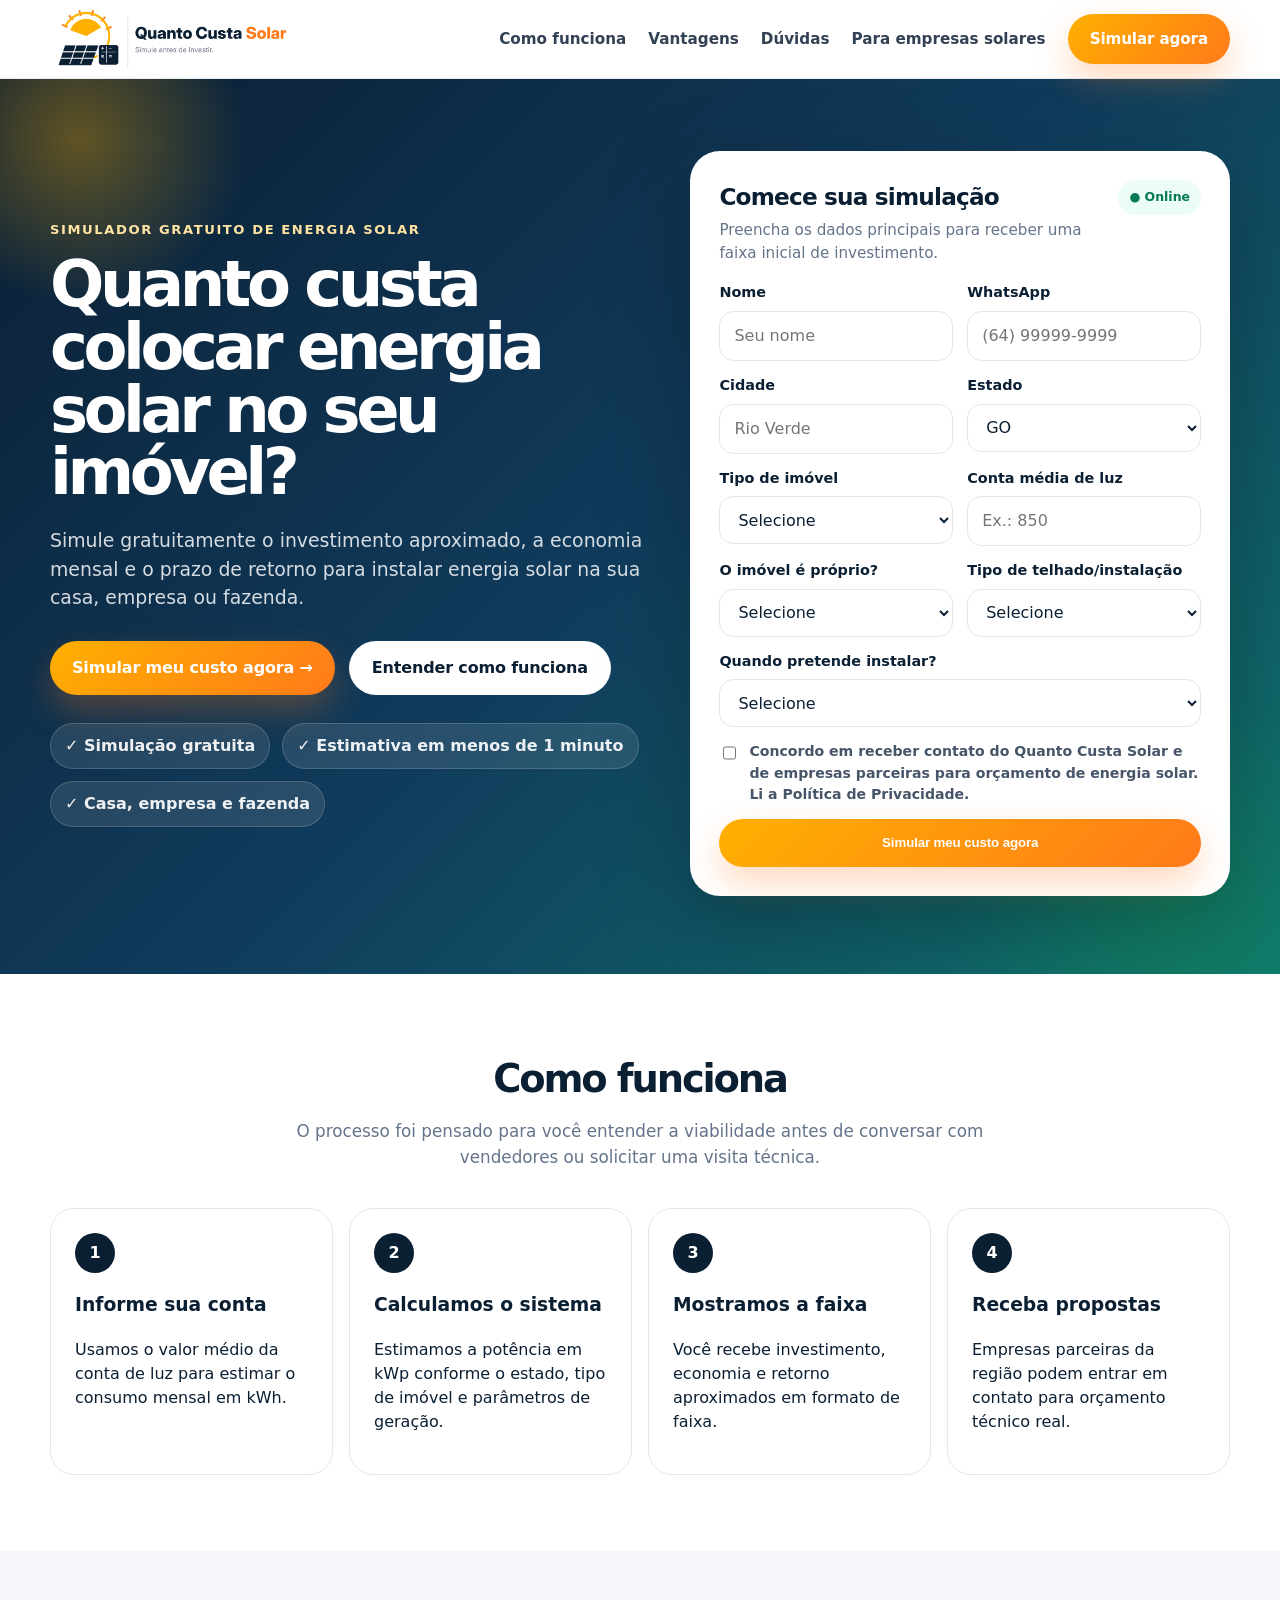
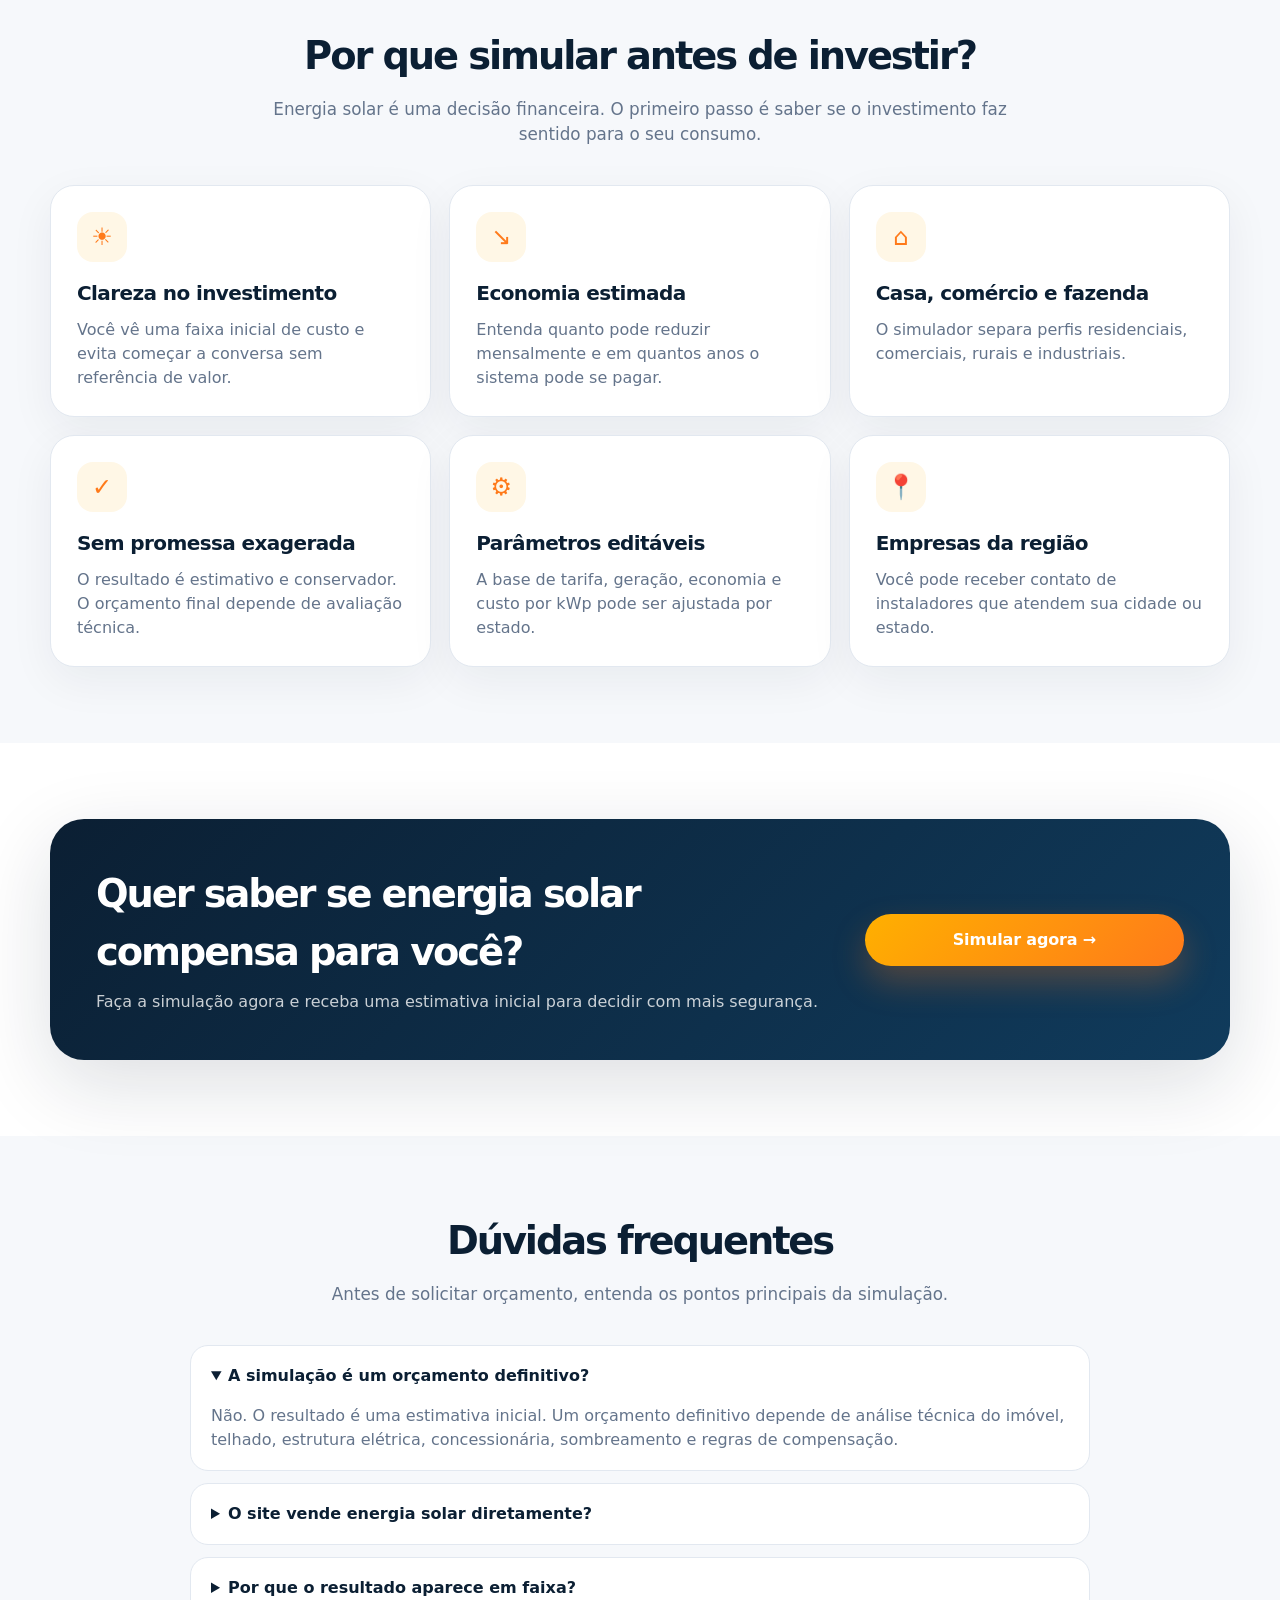
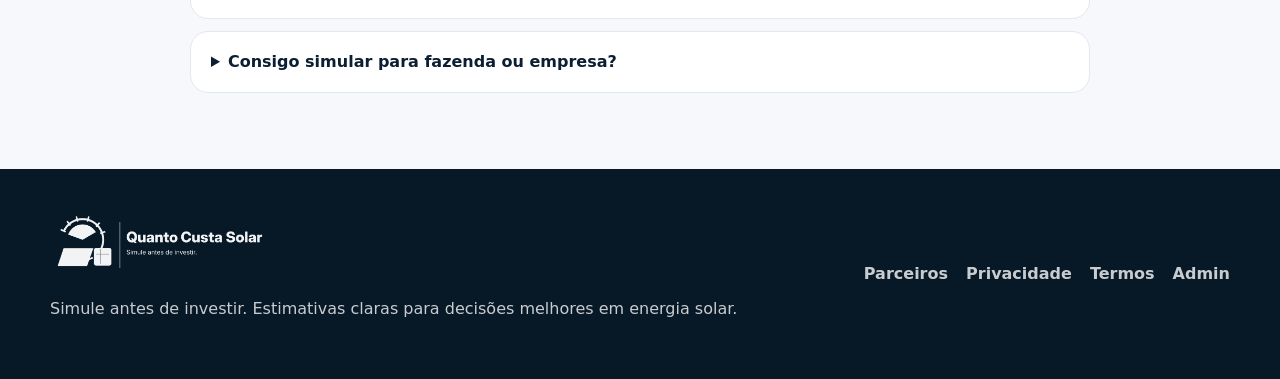
<file: index.html>
<!doctype html>
<html lang="pt-BR">
<head>
  <meta charset="utf-8">
  <meta name="viewport" content="width=device-width, initial-scale=1">
  <title>Quanto Custa Solar | Simule o custo da energia solar</title>
  <meta name="description" content="Simule gratuitamente quanto pode custar instalar energia solar na sua casa, comércio, fazenda ou indústria. Veja investimento, economia e payback aproximados.">
  <meta name="theme-color" content="#0B1F33">
  <link rel="icon" href="/assets/img/icone.png">
  <link rel="preload" href="/assets/img/logo.png" as="image">
  <link rel="stylesheet" href="/assets/css/style.css">
</head>
<body>
  <header class="site-header">
    <div class="container navbar">
      <a class="brand" href="/" aria-label="Quanto Custa Solar">
        <img src="/assets/img/logo.png" alt="Quanto Custa Solar - Simule antes de investir">
      </a>
      <button class="mobile-toggle" type="button" aria-label="Abrir menu">☰</button>
      <nav class="nav-links" aria-label="Menu principal">
        <a href="#como-funciona">Como funciona</a>
        <a href="#vantagens">Vantagens</a>
        <a href="#faq">Dúvidas</a>
        <a href="/parceiros.html">Para empresas solares</a>
        <a class="btn btn-primary" href="#simulador">Simular agora</a>
      </nav>
    </div>
  </header>

  <main>
    <section class="hero">
      <div class="container hero-grid">
        <div>
          <div class="eyebrow">Simulador gratuito de energia solar</div>
          <h1>Quanto custa colocar energia solar no seu imóvel?</h1>
          <p>Simule gratuitamente o investimento aproximado, a economia mensal e o prazo de retorno para instalar energia solar na sua casa, empresa ou fazenda.</p>
          <div class="hero-actions">
            <a class="btn btn-primary" href="#simulador">Simular meu custo agora →</a>
            <a class="btn btn-light" href="#como-funciona">Entender como funciona</a>
          </div>
          <div class="trust-row" aria-label="Benefícios da simulação">
            <span>✓ Simulação gratuita</span>
            <span>✓ Estimativa em menos de 1 minuto</span>
            <span>✓ Casa, empresa e fazenda</span>
          </div>
        </div>

        <aside id="simulador" class="simulator-card" aria-label="Simulador de custo de energia solar">
          <div class="card-top">
            <div>
              <h2>Comece sua simulação</h2>
              <p>Preencha os dados principais para receber uma faixa inicial de investimento.</p>
            </div>
            <span class="badge">● Online</span>
          </div>

          <form data-simulator-form novalidate>
            <div class="honeypot" aria-hidden="true">
              <label>Não preencha</label>
              <input type="text" name="website" tabindex="-1" autocomplete="off">
            </div>

            <div class="form-grid">
              <div class="form-field">
                <label for="name">Nome</label>
                <input id="name" name="name" type="text" placeholder="Seu nome" required>
              </div>
              <div class="form-field">
                <label for="whatsapp">WhatsApp</label>
                <input id="whatsapp" name="whatsapp" type="tel" placeholder="(64) 99999-9999" required>
              </div>
              <div class="form-field">
                <label for="city">Cidade</label>
                <input id="city" name="city" type="text" placeholder="Rio Verde" required>
              </div>
              <div class="form-field">
                <label for="state">Estado</label>
                <select id="state" name="state" required>
                  <option value="GO">GO</option><option value="MT">MT</option><option value="MS">MS</option><option value="MG">MG</option><option value="SP">SP</option>
                  <option value="AC">AC</option><option value="AL">AL</option><option value="AP">AP</option><option value="AM">AM</option><option value="BA">BA</option><option value="CE">CE</option><option value="DF">DF</option><option value="ES">ES</option><option value="MA">MA</option><option value="PA">PA</option><option value="PB">PB</option><option value="PR">PR</option><option value="PE">PE</option><option value="PI">PI</option><option value="RJ">RJ</option><option value="RN">RN</option><option value="RS">RS</option><option value="RO">RO</option><option value="RR">RR</option><option value="SC">SC</option><option value="SE">SE</option><option value="TO">TO</option>
                </select>
              </div>
              <div class="form-field">
                <label for="property_type">Tipo de imóvel</label>
                <select id="property_type" name="property_type" required>
                  <option value="">Selecione</option>
                  <option value="residential">Casa / residencial</option>
                  <option value="commercial">Comércio / empresa</option>
                  <option value="rural">Fazenda / rural</option>
                  <option value="industrial">Indústria</option>
                  <option value="commercial">Condomínio</option>
                  <option value="default">Outro</option>
                </select>
              </div>
              <div class="form-field">
                <label for="monthly_bill">Conta média de luz</label>
                <input id="monthly_bill" name="monthly_bill" type="number" min="1" step="0.01" placeholder="Ex.: 850" required>
              </div>
              <div class="form-field">
                <label for="property_ownership">O imóvel é próprio?</label>
                <select id="property_ownership" name="property_ownership" required>
                  <option value="">Selecione</option>
                  <option value="proprio">Sim, é próprio</option>
                  <option value="alugado">Alugado</option>
                  <option value="financiado">Financiado</option>
                  <option value="nao_sei">Não sei</option>
                </select>
              </div>
              <div class="form-field">
                <label for="roof_type">Tipo de telhado/instalação</label>
                <select id="roof_type" name="roof_type" required>
                  <option value="">Selecione</option>
                  <option value="ceramico">Telhado cerâmico</option>
                  <option value="metalico">Telhado metálico</option>
                  <option value="laje">Laje</option>
                  <option value="solo">Instalação no solo</option>
                  <option value="nao_sei">Não sei</option>
                </select>
              </div>
              <div class="form-field full">
                <label for="installation_timeline">Quando pretende instalar?</label>
                <select id="installation_timeline" name="installation_timeline" required>
                  <option value="">Selecione</option>
                  <option value="imediatamente">Imediatamente</option>
                  <option value="ate_30_dias">Em até 30 dias</option>
                  <option value="ate_90_dias">Em até 90 dias</option>
                  <option value="pesquisando">Só estou pesquisando</option>
                </select>
              </div>
              <div class="form-field full">
                <label class="consent">
                  <input type="checkbox" name="consent" required>
                  <span>Concordo em receber contato do Quanto Custa Solar e de empresas parceiras para orçamento de energia solar. Li a <a href="/politica-de-privacidade.html" target="_blank">Política de Privacidade</a>.</span>
                </label>
              </div>
              <div class="form-field full">
                <button class="btn btn-primary btn-block" type="submit">Simular meu custo agora</button>
              </div>
            </div>
            <div class="form-message" data-form-message></div>
          </form>

          <div class="result-box" data-result-box>
            <div class="badge" data-classification>Resultado gerado</div>
            <div class="result-grid">
              <div class="result-card"><small>Sistema estimado</small><strong data-kwp>--</strong></div>
              <div class="result-card"><small>Investimento aproximado</small><strong data-investment>--</strong></div>
              <div class="result-card"><small>Economia mensal estimada</small><strong data-savings>--</strong></div>
              <div class="result-card"><small>Payback aproximado</small><strong data-payback>--</strong></div>
            </div>
            <p class="small">Esta é uma estimativa inicial. O orçamento final depende de avaliação técnica, concessionária, estrutura elétrica, telhado, sombreamento, padrão de entrada e regras de compensação de energia.</p>
            <div class="result-actions">
              <a class="btn btn-primary" data-whatsapp-url href="#" target="_blank" rel="noopener">Receber orçamento real →</a>
              <a class="btn btn-outline" href="#simulador">Refazer simulação</a>
            </div>
          </div>
        </aside>
      </div>
    </section>

    <section id="como-funciona" class="section white">
      <div class="container">
        <div class="section-head">
          <h2>Como funciona</h2>
          <p>O processo foi pensado para você entender a viabilidade antes de conversar com vendedores ou solicitar uma visita técnica.</p>
        </div>
        <div class="steps">
          <div class="step"><div class="step-number">1</div><h3>Informe sua conta</h3><p>Usamos o valor médio da conta de luz para estimar o consumo mensal em kWh.</p></div>
          <div class="step"><div class="step-number">2</div><h3>Calculamos o sistema</h3><p>Estimamos a potência em kWp conforme o estado, tipo de imóvel e parâmetros de geração.</p></div>
          <div class="step"><div class="step-number">3</div><h3>Mostramos a faixa</h3><p>Você recebe investimento, economia e retorno aproximados em formato de faixa.</p></div>
          <div class="step"><div class="step-number">4</div><h3>Receba propostas</h3><p>Empresas parceiras da região podem entrar em contato para orçamento técnico real.</p></div>
        </div>
      </div>
    </section>

    <section id="vantagens" class="section">
      <div class="container">
        <div class="section-head">
          <h2>Por que simular antes de investir?</h2>
          <p>Energia solar é uma decisão financeira. O primeiro passo é saber se o investimento faz sentido para o seu consumo.</p>
        </div>
        <div class="cards">
          <article class="info-card"><div class="icon-bubble">☀</div><h3>Clareza no investimento</h3><p>Você vê uma faixa inicial de custo e evita começar a conversa sem referência de valor.</p></article>
          <article class="info-card"><div class="icon-bubble">↘</div><h3>Economia estimada</h3><p>Entenda quanto pode reduzir mensalmente e em quantos anos o sistema pode se pagar.</p></article>
          <article class="info-card"><div class="icon-bubble">⌂</div><h3>Casa, comércio e fazenda</h3><p>O simulador separa perfis residenciais, comerciais, rurais e industriais.</p></article>
          <article class="info-card"><div class="icon-bubble">✓</div><h3>Sem promessa exagerada</h3><p>O resultado é estimativo e conservador. O orçamento final depende de avaliação técnica.</p></article>
          <article class="info-card"><div class="icon-bubble">⚙</div><h3>Parâmetros editáveis</h3><p>A base de tarifa, geração, economia e custo por kWp pode ser ajustada por estado.</p></article>
          <article class="info-card"><div class="icon-bubble">📍</div><h3>Empresas da região</h3><p>Você pode receber contato de instaladores que atendem sua cidade ou estado.</p></article>
        </div>
      </div>
    </section>

    <section class="section white">
      <div class="container">
        <div class="cta-band">
          <div>
            <h2>Quer saber se energia solar compensa para você?</h2>
            <p>Faça a simulação agora e receba uma estimativa inicial para decidir com mais segurança.</p>
          </div>
          <a class="btn btn-primary" href="#simulador">Simular agora →</a>
        </div>
      </div>
    </section>

    <section id="faq" class="section">
      <div class="container">
        <div class="section-head">
          <h2>Dúvidas frequentes</h2>
          <p>Antes de solicitar orçamento, entenda os pontos principais da simulação.</p>
        </div>
        <div class="faq">
          <details open><summary>A simulação é um orçamento definitivo?</summary><p>Não. O resultado é uma estimativa inicial. Um orçamento definitivo depende de análise técnica do imóvel, telhado, estrutura elétrica, concessionária, sombreamento e regras de compensação.</p></details>
          <details><summary>O site vende energia solar diretamente?</summary><p>Não. O Quanto Custa Solar é uma ferramenta de simulação e captação de orçamento. Quando você solicita contato, empresas parceiras podem apresentar propostas comerciais.</p></details>
          <details><summary>Por que o resultado aparece em faixa?</summary><p>Porque o preço real varia conforme tamanho do sistema, marcas utilizadas, tipo de instalação, distância, homologação, estrutura e condições comerciais da empresa instaladora.</p></details>
          <details><summary>Consigo simular para fazenda ou empresa?</summary><p>Sim. A ferramenta aceita casa, comércio, fazenda, indústria, condomínio e outros tipos de imóvel.</p></details>
        </div>
      </div>
    </section>
  </main>

  <footer class="site-footer">
    <div class="container footer-grid">
      <div>
        <img class="footer-logo" src="/assets/img/logo.png" alt="Quanto Custa Solar">
        <p>Simule antes de investir. Estimativas claras para decisões melhores em energia solar.</p>
      </div>
      <nav class="footer-links">
        <a href="/parceiros.html">Parceiros</a>
        <a href="/politica-de-privacidade.html">Privacidade</a>
        <a href="/termos-de-uso.html">Termos</a>
        <a href="/admin/login.php">Admin</a>
      </nav>
    </div>
  </footer>

  <script src="/assets/js/main.js" defer></script>
  <script src="/assets/js/simulator.js" defer></script>
</body>
</html>
</file>
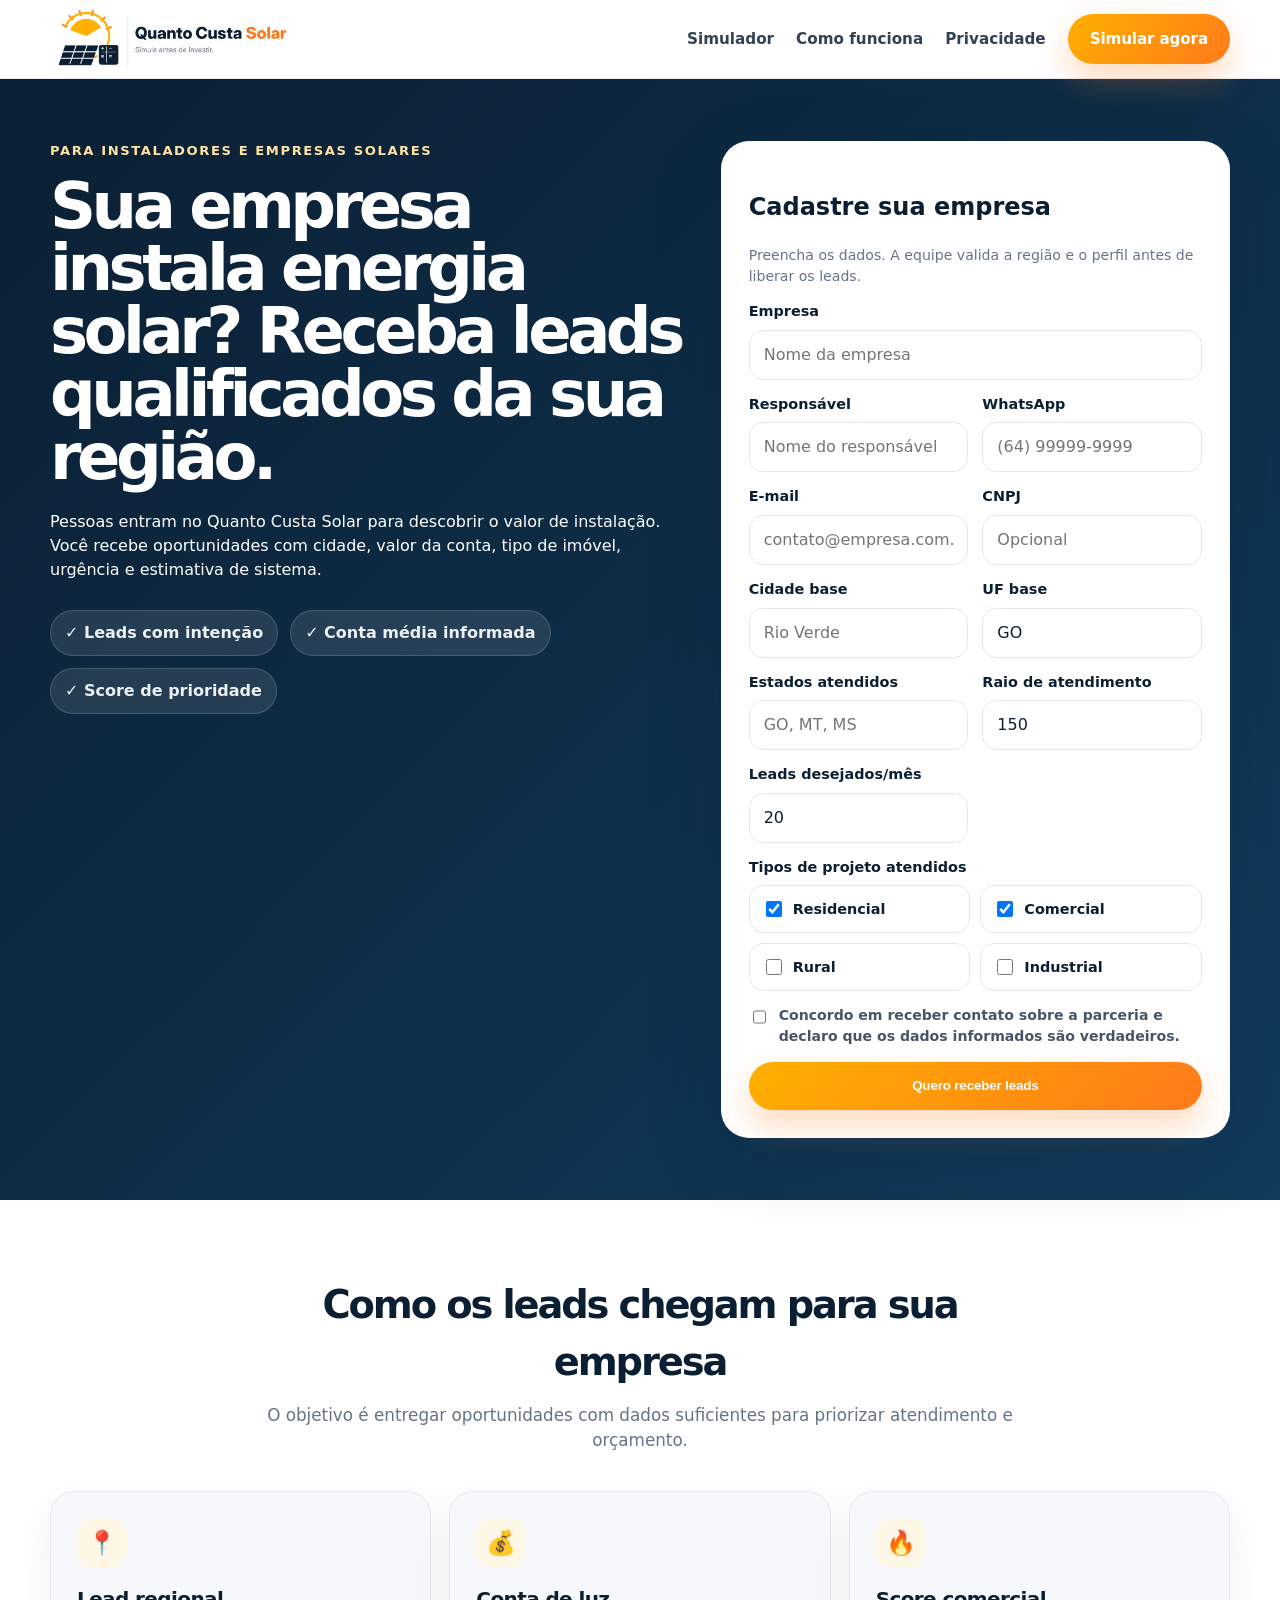
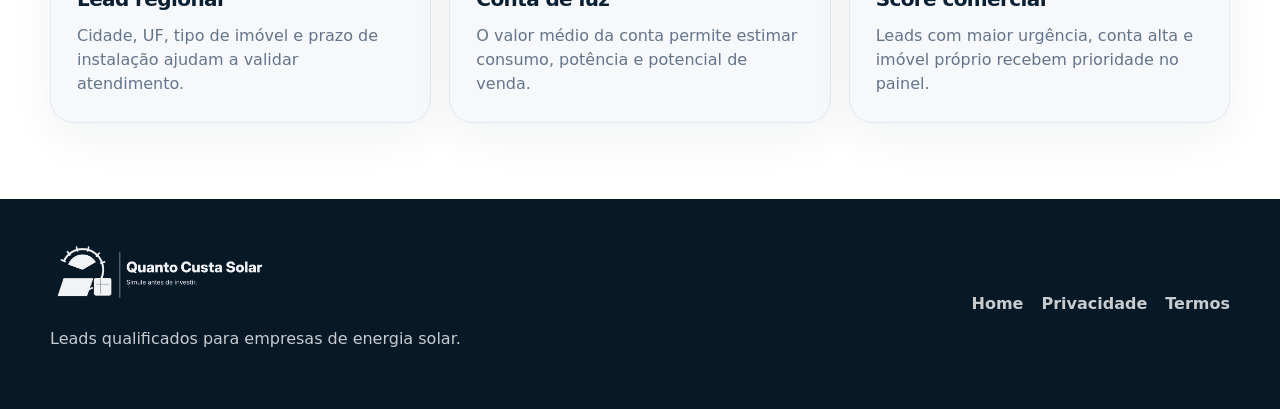
<file: parceiros.html>
<!doctype html>
<html lang="pt-BR">
<head>
  <meta charset="utf-8">
  <meta name="viewport" content="width=device-width, initial-scale=1">
  <title>Para empresas solares | Quanto Custa Solar</title>
  <meta name="description" content="Cadastre sua empresa de energia solar para receber leads qualificados de pessoas procurando orçamento na sua região.">
  <link rel="icon" href="/assets/img/icone.png">
  <link rel="stylesheet" href="/assets/css/style.css">
</head>
<body>
  <header class="site-header">
    <div class="container navbar">
      <a class="brand" href="/"><img src="/assets/img/logo.png" alt="Quanto Custa Solar"></a>
      <button class="mobile-toggle" type="button">☰</button>
      <nav class="nav-links">
        <a href="/index.html#simulador">Simulador</a>
        <a href="/index.html#como-funciona">Como funciona</a>
        <a href="/politica-de-privacidade.html">Privacidade</a>
        <a class="btn btn-primary" href="/index.html#simulador">Simular agora</a>
      </nav>
    </div>
  </header>

  <main>
    <section class="partner-hero">
      <div class="container partner-grid">
        <div>
          <div class="eyebrow">Para instaladores e empresas solares</div>
          <h1>Sua empresa instala energia solar? Receba leads qualificados da sua região.</h1>
          <p>Pessoas entram no Quanto Custa Solar para descobrir o valor de instalação. Você recebe oportunidades com cidade, valor da conta, tipo de imóvel, urgência e estimativa de sistema.</p>
          <div class="trust-row">
            <span>✓ Leads com intenção</span>
            <span>✓ Conta média informada</span>
            <span>✓ Score de prioridade</span>
          </div>
        </div>

        <aside class="partner-card">
          <h2>Cadastre sua empresa</h2>
          <p class="small">Preencha os dados. A equipe valida a região e o perfil antes de liberar os leads.</p>
          <form data-partner-form novalidate>
            <div class="honeypot"><input type="text" name="website" tabindex="-1" autocomplete="off"></div>
            <div class="form-grid">
              <div class="form-field full"><label>Empresa</label><input name="company_name" type="text" required placeholder="Nome da empresa"></div>
              <div class="form-field"><label>Responsável</label><input name="responsible_name" type="text" required placeholder="Nome do responsável"></div>
              <div class="form-field"><label>WhatsApp</label><input name="whatsapp" type="tel" required placeholder="(64) 99999-9999"></div>
              <div class="form-field"><label>E-mail</label><input name="email" type="email" required placeholder="contato@empresa.com.br"></div>
              <div class="form-field"><label>CNPJ</label><input name="cnpj" type="text" placeholder="Opcional"></div>
              <div class="form-field"><label>Cidade base</label><input name="base_city" type="text" required placeholder="Rio Verde"></div>
              <div class="form-field"><label>UF base</label><input name="base_state" type="text" maxlength="2" required value="GO"></div>
              <div class="form-field"><label>Estados atendidos</label><input name="service_states" type="text" placeholder="GO, MT, MS"></div>
              <div class="form-field"><label>Raio de atendimento</label><input name="service_radius_km" type="number" min="1" value="150"></div>
              <div class="form-field"><label>Leads desejados/mês</label><input name="monthly_lead_limit" type="number" min="1" value="20"></div>
              <div class="form-field full">
                <label>Tipos de projeto atendidos</label>
                <div class="checkbox-grid">
                  <label class="check-pill"><input type="checkbox" name="project_types[]" value="residential" checked> Residencial</label>
                  <label class="check-pill"><input type="checkbox" name="project_types[]" value="commercial" checked> Comercial</label>
                  <label class="check-pill"><input type="checkbox" name="project_types[]" value="rural"> Rural</label>
                  <label class="check-pill"><input type="checkbox" name="project_types[]" value="industrial"> Industrial</label>
                </div>
              </div>
              <div class="form-field full">
                <label class="consent"><input type="checkbox" name="consent" required> <span>Concordo em receber contato sobre a parceria e declaro que os dados informados são verdadeiros.</span></label>
              </div>
              <div class="form-field full"><button class="btn btn-primary btn-block" type="submit">Quero receber leads</button></div>
            </div>
            <div class="form-message" data-form-message></div>
          </form>
        </aside>
      </div>
    </section>

    <section class="section white">
      <div class="container">
        <div class="section-head"><h2>Como os leads chegam para sua empresa</h2><p>O objetivo é entregar oportunidades com dados suficientes para priorizar atendimento e orçamento.</p></div>
        <div class="cards">
          <article class="info-card"><div class="icon-bubble">📍</div><h3>Lead regional</h3><p>Cidade, UF, tipo de imóvel e prazo de instalação ajudam a validar atendimento.</p></article>
          <article class="info-card"><div class="icon-bubble">💰</div><h3>Conta de luz</h3><p>O valor médio da conta permite estimar consumo, potência e potencial de venda.</p></article>
          <article class="info-card"><div class="icon-bubble">🔥</div><h3>Score comercial</h3><p>Leads com maior urgência, conta alta e imóvel próprio recebem prioridade no painel.</p></article>
        </div>
      </div>
    </section>
  </main>

  <footer class="site-footer">
    <div class="container footer-grid">
      <div><img class="footer-logo" src="/assets/img/logo.png" alt="Quanto Custa Solar"><p>Leads qualificados para empresas de energia solar.</p></div>
      <nav class="footer-links"><a href="/">Home</a><a href="/politica-de-privacidade.html">Privacidade</a><a href="/termos-de-uso.html">Termos</a></nav>
    </div>
  </footer>
  <script src="/assets/js/main.js" defer></script>
</body>
</html>
</file>
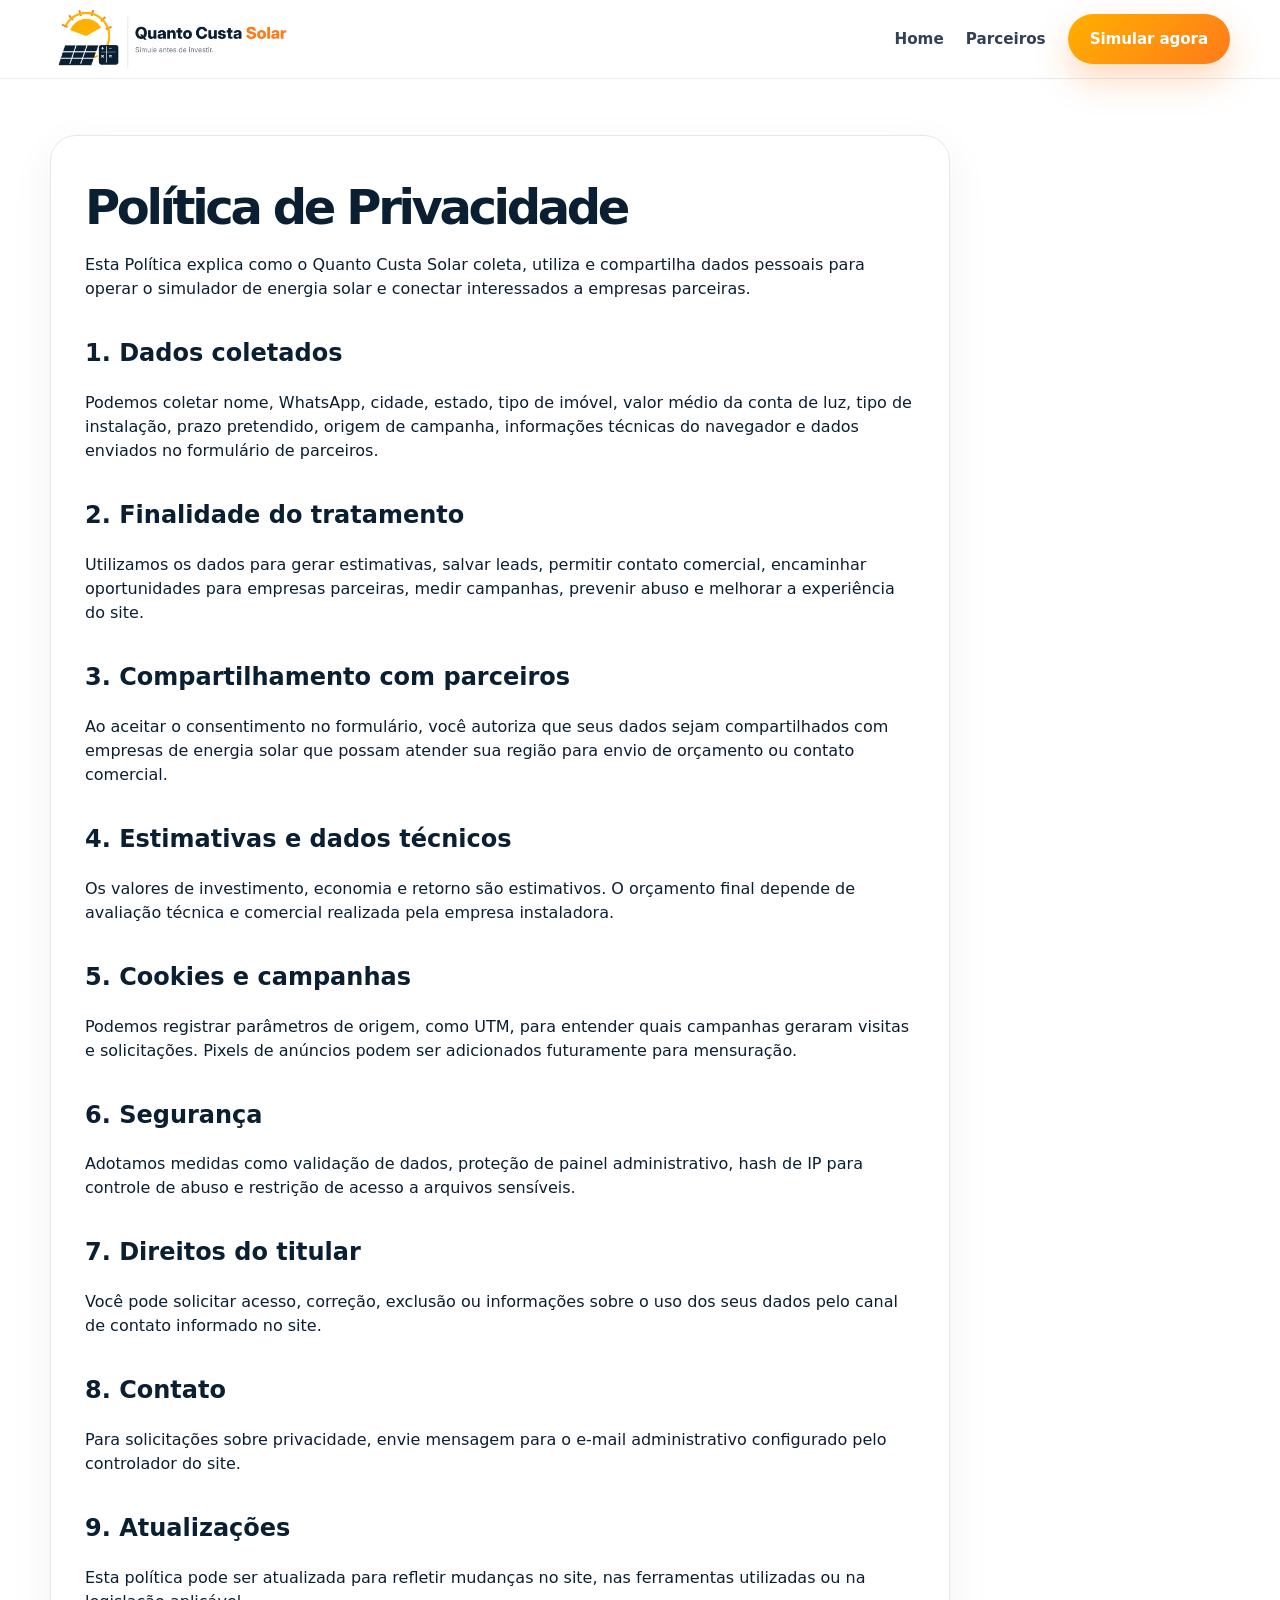
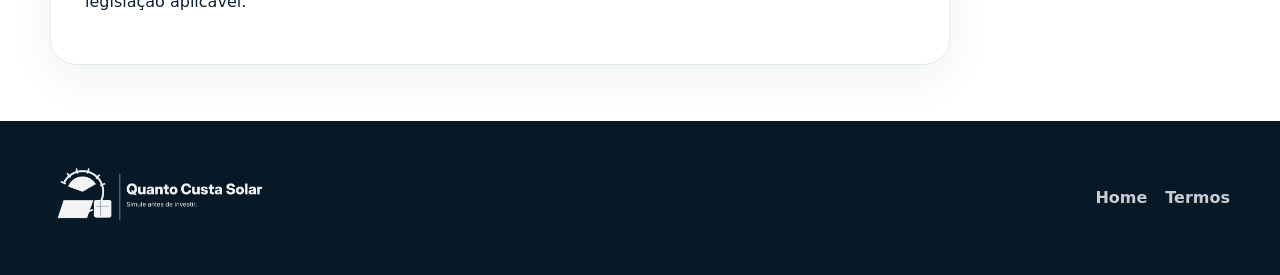
<file: politica-de-privacidade.html>
<!doctype html>
<html lang="pt-BR">
<head>
  <meta charset="utf-8"><meta name="viewport" content="width=device-width, initial-scale=1">
  <title>Política de Privacidade | Quanto Custa Solar</title>
  <link rel="icon" href="/assets/img/icone.png"><link rel="stylesheet" href="/assets/css/style.css">
</head>
<body>
<header class="site-header"><div class="container navbar"><a class="brand" href="/"><img src="/assets/img/logo.png" alt="Quanto Custa Solar"></a><nav class="nav-links"><a href="/">Home</a><a href="/parceiros.html">Parceiros</a><a class="btn btn-primary" href="/index.html#simulador">Simular agora</a></nav></div></header>
<main class="legal-page"><div class="container"><article class="legal-content">
<h1>Política de Privacidade</h1>
<p>Esta Política explica como o Quanto Custa Solar coleta, utiliza e compartilha dados pessoais para operar o simulador de energia solar e conectar interessados a empresas parceiras.</p>
<h2>1. Dados coletados</h2>
<p>Podemos coletar nome, WhatsApp, cidade, estado, tipo de imóvel, valor médio da conta de luz, tipo de instalação, prazo pretendido, origem de campanha, informações técnicas do navegador e dados enviados no formulário de parceiros.</p>
<h2>2. Finalidade do tratamento</h2>
<p>Utilizamos os dados para gerar estimativas, salvar leads, permitir contato comercial, encaminhar oportunidades para empresas parceiras, medir campanhas, prevenir abuso e melhorar a experiência do site.</p>
<h2>3. Compartilhamento com parceiros</h2>
<p>Ao aceitar o consentimento no formulário, você autoriza que seus dados sejam compartilhados com empresas de energia solar que possam atender sua região para envio de orçamento ou contato comercial.</p>
<h2>4. Estimativas e dados técnicos</h2>
<p>Os valores de investimento, economia e retorno são estimativos. O orçamento final depende de avaliação técnica e comercial realizada pela empresa instaladora.</p>
<h2>5. Cookies e campanhas</h2>
<p>Podemos registrar parâmetros de origem, como UTM, para entender quais campanhas geraram visitas e solicitações. Pixels de anúncios podem ser adicionados futuramente para mensuração.</p>
<h2>6. Segurança</h2>
<p>Adotamos medidas como validação de dados, proteção de painel administrativo, hash de IP para controle de abuso e restrição de acesso a arquivos sensíveis.</p>
<h2>7. Direitos do titular</h2>
<p>Você pode solicitar acesso, correção, exclusão ou informações sobre o uso dos seus dados pelo canal de contato informado no site.</p>
<h2>8. Contato</h2>
<p>Para solicitações sobre privacidade, envie mensagem para o e-mail administrativo configurado pelo controlador do site.</p>
<h2>9. Atualizações</h2>
<p>Esta política pode ser atualizada para refletir mudanças no site, nas ferramentas utilizadas ou na legislação aplicável.</p>
</article></div></main>
<footer class="site-footer"><div class="container footer-grid"><div><img class="footer-logo" src="/assets/img/logo.png" alt="Quanto Custa Solar"></div><nav class="footer-links"><a href="/">Home</a><a href="/termos-de-uso.html">Termos</a></nav></div></footer>
<script src="/assets/js/main.js" defer></script>
</body></html>
</file>
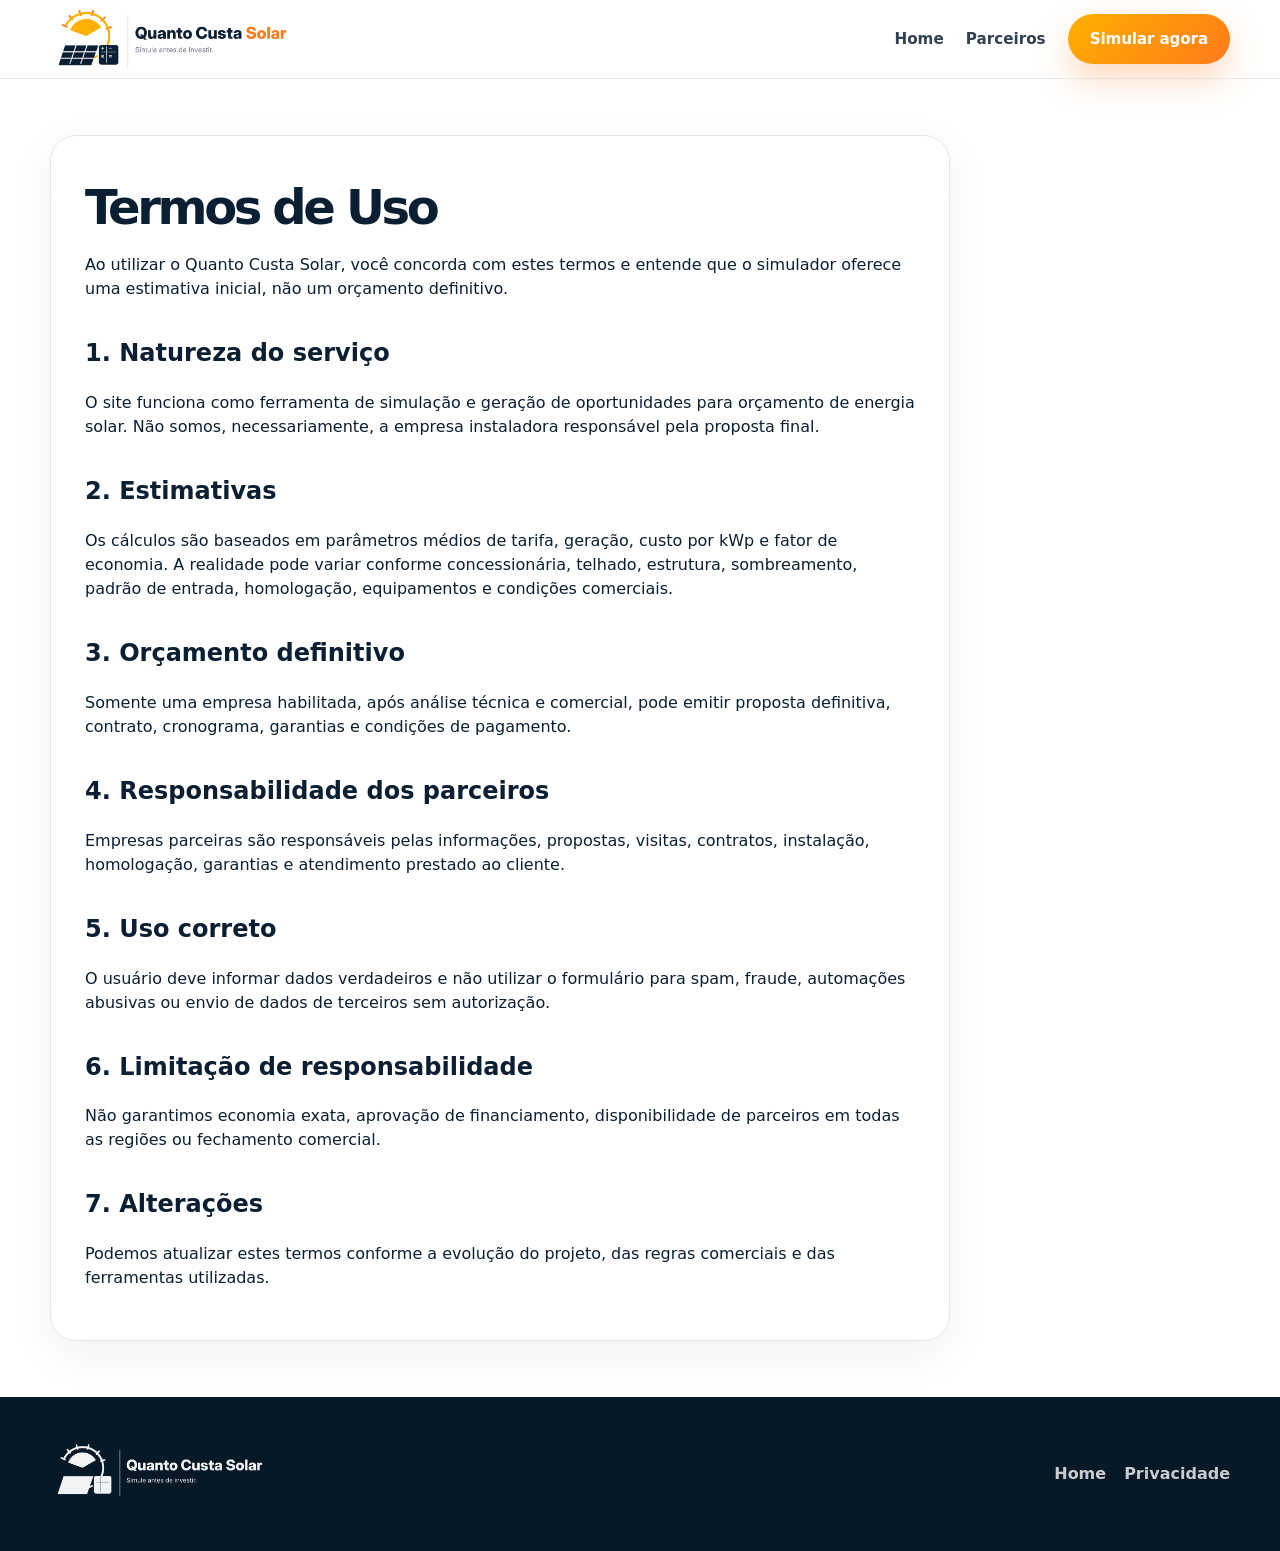
<file: termos-de-uso.html>
<!doctype html>
<html lang="pt-BR">
<head>
  <meta charset="utf-8"><meta name="viewport" content="width=device-width, initial-scale=1">
  <title>Termos de Uso | Quanto Custa Solar</title>
  <link rel="icon" href="/assets/img/icone.png"><link rel="stylesheet" href="/assets/css/style.css">
</head>
<body>
<header class="site-header"><div class="container navbar"><a class="brand" href="/"><img src="/assets/img/logo.png" alt="Quanto Custa Solar"></a><nav class="nav-links"><a href="/">Home</a><a href="/parceiros.html">Parceiros</a><a class="btn btn-primary" href="/index.html#simulador">Simular agora</a></nav></div></header>
<main class="legal-page"><div class="container"><article class="legal-content">
<h1>Termos de Uso</h1>
<p>Ao utilizar o Quanto Custa Solar, você concorda com estes termos e entende que o simulador oferece uma estimativa inicial, não um orçamento definitivo.</p>
<h2>1. Natureza do serviço</h2>
<p>O site funciona como ferramenta de simulação e geração de oportunidades para orçamento de energia solar. Não somos, necessariamente, a empresa instaladora responsável pela proposta final.</p>
<h2>2. Estimativas</h2>
<p>Os cálculos são baseados em parâmetros médios de tarifa, geração, custo por kWp e fator de economia. A realidade pode variar conforme concessionária, telhado, estrutura, sombreamento, padrão de entrada, homologação, equipamentos e condições comerciais.</p>
<h2>3. Orçamento definitivo</h2>
<p>Somente uma empresa habilitada, após análise técnica e comercial, pode emitir proposta definitiva, contrato, cronograma, garantias e condições de pagamento.</p>
<h2>4. Responsabilidade dos parceiros</h2>
<p>Empresas parceiras são responsáveis pelas informações, propostas, visitas, contratos, instalação, homologação, garantias e atendimento prestado ao cliente.</p>
<h2>5. Uso correto</h2>
<p>O usuário deve informar dados verdadeiros e não utilizar o formulário para spam, fraude, automações abusivas ou envio de dados de terceiros sem autorização.</p>
<h2>6. Limitação de responsabilidade</h2>
<p>Não garantimos economia exata, aprovação de financiamento, disponibilidade de parceiros em todas as regiões ou fechamento comercial.</p>
<h2>7. Alterações</h2>
<p>Podemos atualizar estes termos conforme a evolução do projeto, das regras comerciais e das ferramentas utilizadas.</p>
</article></div></main>
<footer class="site-footer"><div class="container footer-grid"><div><img class="footer-logo" src="/assets/img/logo.png" alt="Quanto Custa Solar"></div><nav class="footer-links"><a href="/">Home</a><a href="/politica-de-privacidade.html">Privacidade</a></nav></div></footer>
<script src="/assets/js/main.js" defer></script>
</body></html>
</file>
<file: assets/css/style.css>
:root {
  --azul: #0B1F33;
  --azul-2: #103B5C;
  --solar: #FFB000;
  --laranja: #FF7A1A;
  --verde: #16A34A;
  --mist: #F6F8FB;
  --grafite: #334155;
  --borda: #E2E8F0;
  --branco: #FFFFFF;
  --sombra: 0 24px 80px rgba(15, 31, 51, .14);
  --radius: 24px;
}

* { box-sizing: border-box; }
html { scroll-behavior: smooth; }
body {
  margin: 0;
  font-family: Inter, system-ui, -apple-system, BlinkMacSystemFont, "Segoe UI", sans-serif;
  background: var(--mist);
  color: var(--azul);
  line-height: 1.5;
}
a { color: inherit; text-decoration: none; }
img { max-width: 100%; height: auto; }
.container { width: min(1180px, calc(100% - 32px)); margin: 0 auto; }
.small { font-size: .88rem; color: #64748b; }

.site-header {
  position: sticky;
  top: 0;
  z-index: 30;
  background: rgba(255, 255, 255, .92);
  backdrop-filter: blur(18px);
  border-bottom: 1px solid rgba(226, 232, 240, .8);
}
.navbar { height: 78px; display: flex; align-items: center; justify-content: space-between; gap: 20px; }
.brand img { width: 245px; display: block; }
.nav-links { display: flex; align-items: center; gap: 22px; font-weight: 700; color: var(--grafite); font-size: .95rem; }
.nav-links a:hover { color: var(--laranja); }
.mobile-toggle { display: none; border: 0; background: var(--azul); color: white; border-radius: 12px; padding: 10px 12px; }

.btn {
  border: 0;
  cursor: pointer;
  display: inline-flex;
  align-items: center;
  justify-content: center;
  gap: 10px;
  min-height: 48px;
  padding: 14px 22px;
  border-radius: 999px;
  font-weight: 900;
  letter-spacing: -.01em;
  transition: transform .2s ease, box-shadow .2s ease, opacity .2s ease;
  text-align: center;
}
.btn:hover { transform: translateY(-1px); }
.btn-primary {
  background: linear-gradient(135deg, var(--solar) 0%, var(--laranja) 100%);
  color: #fff;
  box-shadow: 0 16px 34px rgba(255, 122, 26, .28);
}
.btn-dark { background: var(--azul); color: white; }
.btn-light { background: white; color: var(--azul); border: 1px solid rgba(255,255,255,.28); }
.btn-outline { border: 1px solid var(--laranja); color: var(--laranja); background: transparent; }
.btn-block { width: 100%; }

.hero {
  position: relative;
  overflow: hidden;
  color: white;
  background: linear-gradient(135deg, #0B1F33 0%, #103B5C 50%, #0F766E 100%);
  padding: 72px 0 78px;
}
.hero::before {
  content: "";
  position: absolute;
  inset: -120px auto auto -100px;
  width: 360px;
  height: 360px;
  border-radius: 50%;
  background: radial-gradient(circle, rgba(255,176,0,.35), transparent 65%);
}
.hero::after {
  content: "";
  position: absolute;
  right: -120px;
  bottom: -160px;
  width: 460px;
  height: 460px;
  border-radius: 50%;
  background: radial-gradient(circle, rgba(22,163,74,.28), transparent 66%);
}
.hero-grid { position: relative; z-index: 1; display: grid; grid-template-columns: 1.05fr .95fr; gap: 44px; align-items: center; }
.eyebrow { color: #FFE3A3; font-weight: 900; text-transform: uppercase; letter-spacing: .12em; font-size: .82rem; }
h1 { font-size: clamp(2.4rem, 5vw, 4.8rem); line-height: .98; margin: 14px 0 22px; letter-spacing: -.07em; }
.hero p { font-size: 1.18rem; color: rgba(255,255,255,.83); max-width: 680px; }
.hero-actions { display: flex; gap: 14px; flex-wrap: wrap; margin-top: 30px; }
.trust-row { display: flex; flex-wrap: wrap; gap: 12px; margin-top: 28px; }
.trust-row span { background: rgba(255,255,255,.10); border: 1px solid rgba(255,255,255,.16); padding: 10px 14px; border-radius: 999px; font-weight: 800; color: rgba(255,255,255,.92); }

.simulator-card {
  background: white;
  color: var(--azul);
  border-radius: 30px;
  box-shadow: 0 30px 90px rgba(0,0,0,.25);
  padding: 28px;
  border: 1px solid rgba(255,255,255,.4);
}
.card-top { display: flex; justify-content: space-between; gap: 14px; align-items: flex-start; margin-bottom: 18px; }
.card-top h2 { margin: 0 0 4px; font-size: 1.45rem; letter-spacing: -.035em; }
.card-top p { color: #64748b; margin: 0; font-size: .95rem; }
.badge { display: inline-flex; align-items: center; gap: 6px; padding: 8px 11px; border-radius: 999px; background: #ECFDF5; color: #047857; font-weight: 900; font-size: .78rem; white-space: nowrap; }
.form-grid { display: grid; grid-template-columns: 1fr 1fr; gap: 14px; }
.form-field { display: flex; flex-direction: column; gap: 7px; }
.form-field.full { grid-column: 1 / -1; }
label { font-weight: 900; font-size: .9rem; color: var(--azul); }
input, select, textarea {
  width: 100%;
  min-height: 48px;
  border: 1px solid var(--borda);
  border-radius: 14px;
  padding: 12px 14px;
  font: inherit;
  color: var(--azul);
  background: #fff;
  outline: none;
  transition: border-color .2s, box-shadow .2s;
}
input:focus, select:focus, textarea:focus { border-color: var(--laranja); box-shadow: 0 0 0 4px rgba(255,122,26,.12); }
.consent { display: flex; gap: 10px; align-items: flex-start; font-size: .88rem; color: #475569; }
.consent input { width: 18px; min-height: 18px; margin-top: 3px; }
.honeypot { position: absolute; left: -9999px; opacity: 0; pointer-events: none; }
.form-message { margin-top: 14px; padding: 12px 14px; border-radius: 14px; display: none; font-weight: 800; }
.form-message.ok { display: block; background: #ECFDF5; color: #047857; }
.form-message.error { display: block; background: #FEF2F2; color: #B91C1C; }

.result-box {
  margin-top: 18px;
  display: none;
  background: linear-gradient(135deg, #FFFFFF 0%, #FFF7E6 100%);
  border: 1px solid #FED7AA;
  border-radius: 24px;
  padding: 18px;
}
.result-box.active { display: block; }
.result-grid { display: grid; grid-template-columns: repeat(2, minmax(0, 1fr)); gap: 12px; margin-top: 12px; }
.result-card { background: white; border: 1px solid var(--borda); border-radius: 18px; padding: 16px; }
.result-card small { display: block; color: #64748b; font-weight: 800; }
.result-card strong { display: block; font-size: 1.24rem; letter-spacing: -.04em; margin-top: 4px; }
.result-actions { display: flex; gap: 12px; flex-wrap: wrap; margin-top: 16px; }

.section { padding: 76px 0; }
.section.white { background: white; }
.section-head { text-align: center; max-width: 760px; margin: 0 auto 38px; }
.section-head h2 { font-size: clamp(2rem, 3vw, 3rem); margin: 0 0 12px; letter-spacing: -.055em; }
.section-head p { margin: 0; color: #64748b; font-size: 1.05rem; }
.cards { display: grid; grid-template-columns: repeat(3, 1fr); gap: 18px; }
.info-card {
  background: white;
  border: 1px solid var(--borda);
  border-radius: var(--radius);
  padding: 26px;
  box-shadow: 0 14px 45px rgba(15,31,51,.06);
}
.white .info-card { background: var(--mist); }
.icon-bubble { width: 50px; height: 50px; border-radius: 16px; display: grid; place-items: center; background: #FFF7E6; color: var(--laranja); font-size: 1.5rem; margin-bottom: 16px; }
.info-card h3 { margin: 0 0 10px; font-size: 1.25rem; letter-spacing: -.03em; }
.info-card p { margin: 0; color: #64748b; }
.steps { display: grid; grid-template-columns: repeat(4, 1fr); gap: 16px; }
.step { background: white; border: 1px solid var(--borda); border-radius: 24px; padding: 24px; position: relative; }
.step-number { width: 40px; height: 40px; border-radius: 999px; background: var(--azul); color: white; display: grid; place-items: center; font-weight: 900; margin-bottom: 18px; }

.cta-band { background: linear-gradient(135deg, var(--azul) 0%, var(--azul-2) 100%); color: white; border-radius: 34px; padding: 46px; display: grid; grid-template-columns: 1.4fr .6fr; align-items: center; gap: 24px; box-shadow: var(--sombra); }
.cta-band h2 { margin: 0 0 10px; font-size: clamp(2rem, 3vw, 3.2rem); letter-spacing: -.055em; }
.cta-band p { margin: 0; color: rgba(255,255,255,.78); }

.faq { display: grid; gap: 12px; max-width: 900px; margin: 0 auto; }
details { background: white; border: 1px solid var(--borda); border-radius: 18px; padding: 18px 20px; }
summary { cursor: pointer; font-weight: 900; }
details p { color: #64748b; margin-bottom: 0; }

.site-footer { background: #071827; color: rgba(255,255,255,.78); padding: 42px 0; }
.footer-grid { display: grid; grid-template-columns: 1fr auto; align-items: center; gap: 20px; }
.footer-logo { width: 220px; filter: brightness(0) invert(1); opacity: .95; }
.footer-links { display: flex; gap: 18px; flex-wrap: wrap; font-weight: 800; }
.footer-links a:hover { color: var(--solar); }
.legal-page { background: white; padding: 56px 0; }
.legal-content { max-width: 900px; background: white; border-radius: 26px; padding: 34px; border: 1px solid var(--borda); box-shadow: 0 14px 45px rgba(15,31,51,.06); }
.legal-content h1 { font-size: clamp(2rem, 4vw, 3rem); color: var(--azul); }
.legal-content h2 { margin-top: 34px; }

.partner-hero { background: linear-gradient(135deg, #0B1F33 0%, #103B5C 100%); color: white; padding: 62px 0; }
.partner-grid { display: grid; grid-template-columns: 1fr .8fr; gap: 34px; align-items: start; }
.partner-card { background: white; color: var(--azul); border-radius: 28px; padding: 28px; box-shadow: var(--sombra); }
.checkbox-grid { display: grid; grid-template-columns: repeat(2, 1fr); gap: 10px; }
.check-pill { display: flex; gap: 8px; align-items: center; padding: 12px; border: 1px solid var(--borda); border-radius: 14px; }
.check-pill input { width: 16px; min-height: 16px; }

@media (max-width: 980px) {
  .nav-links { display: none; position: absolute; top: 78px; left: 0; right: 0; background: white; padding: 20px; flex-direction: column; align-items: stretch; border-bottom: 1px solid var(--borda); }
  .nav-links.open { display: flex; }
  .mobile-toggle { display: inline-flex; }
  .hero-grid, .partner-grid, .cta-band { grid-template-columns: 1fr; }
  .cards { grid-template-columns: 1fr 1fr; }
  .steps { grid-template-columns: 1fr 1fr; }
}
@media (max-width: 640px) {
  .brand img { width: 190px; }
  .hero { padding: 46px 0 52px; }
  .form-grid, .result-grid, .cards, .steps, .checkbox-grid { grid-template-columns: 1fr; }
  .simulator-card { padding: 20px; border-radius: 24px; }
  .cta-band { padding: 28px; border-radius: 24px; }
  .footer-grid { grid-template-columns: 1fr; }
}
</file>
